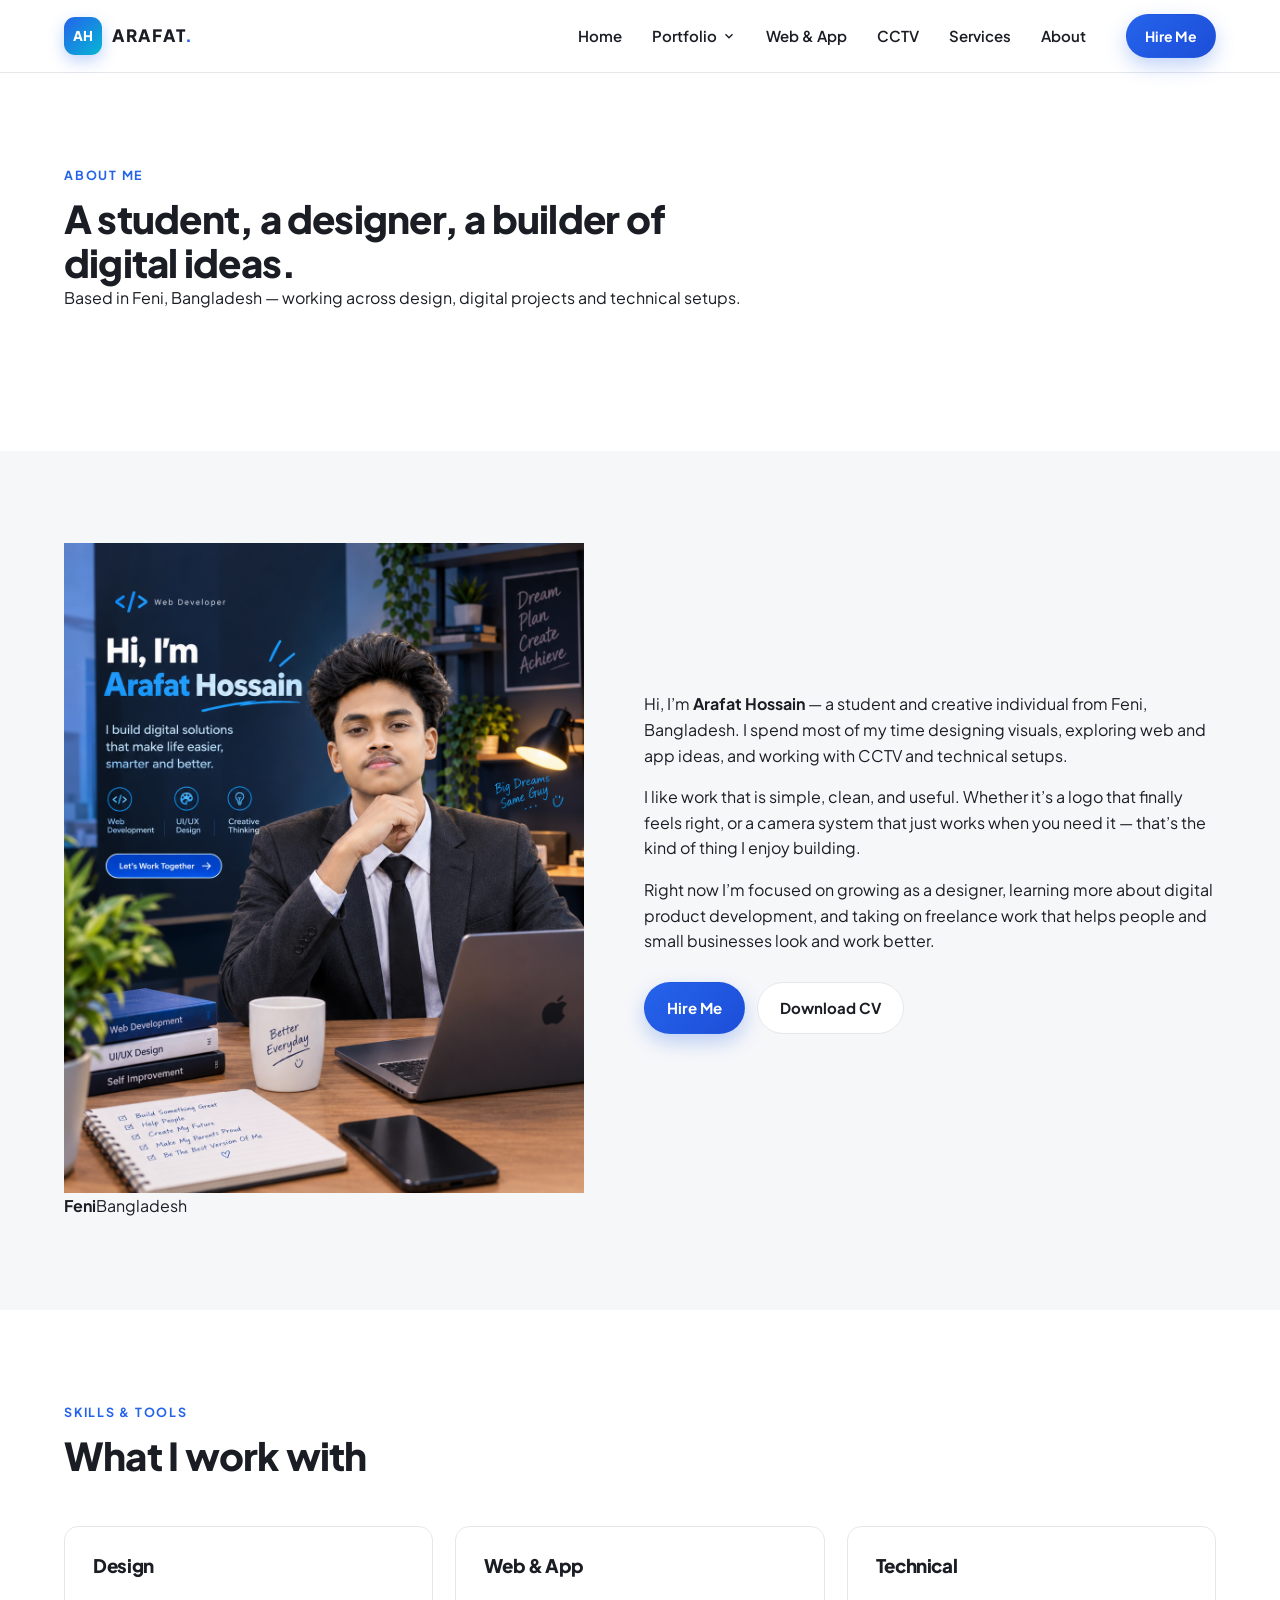
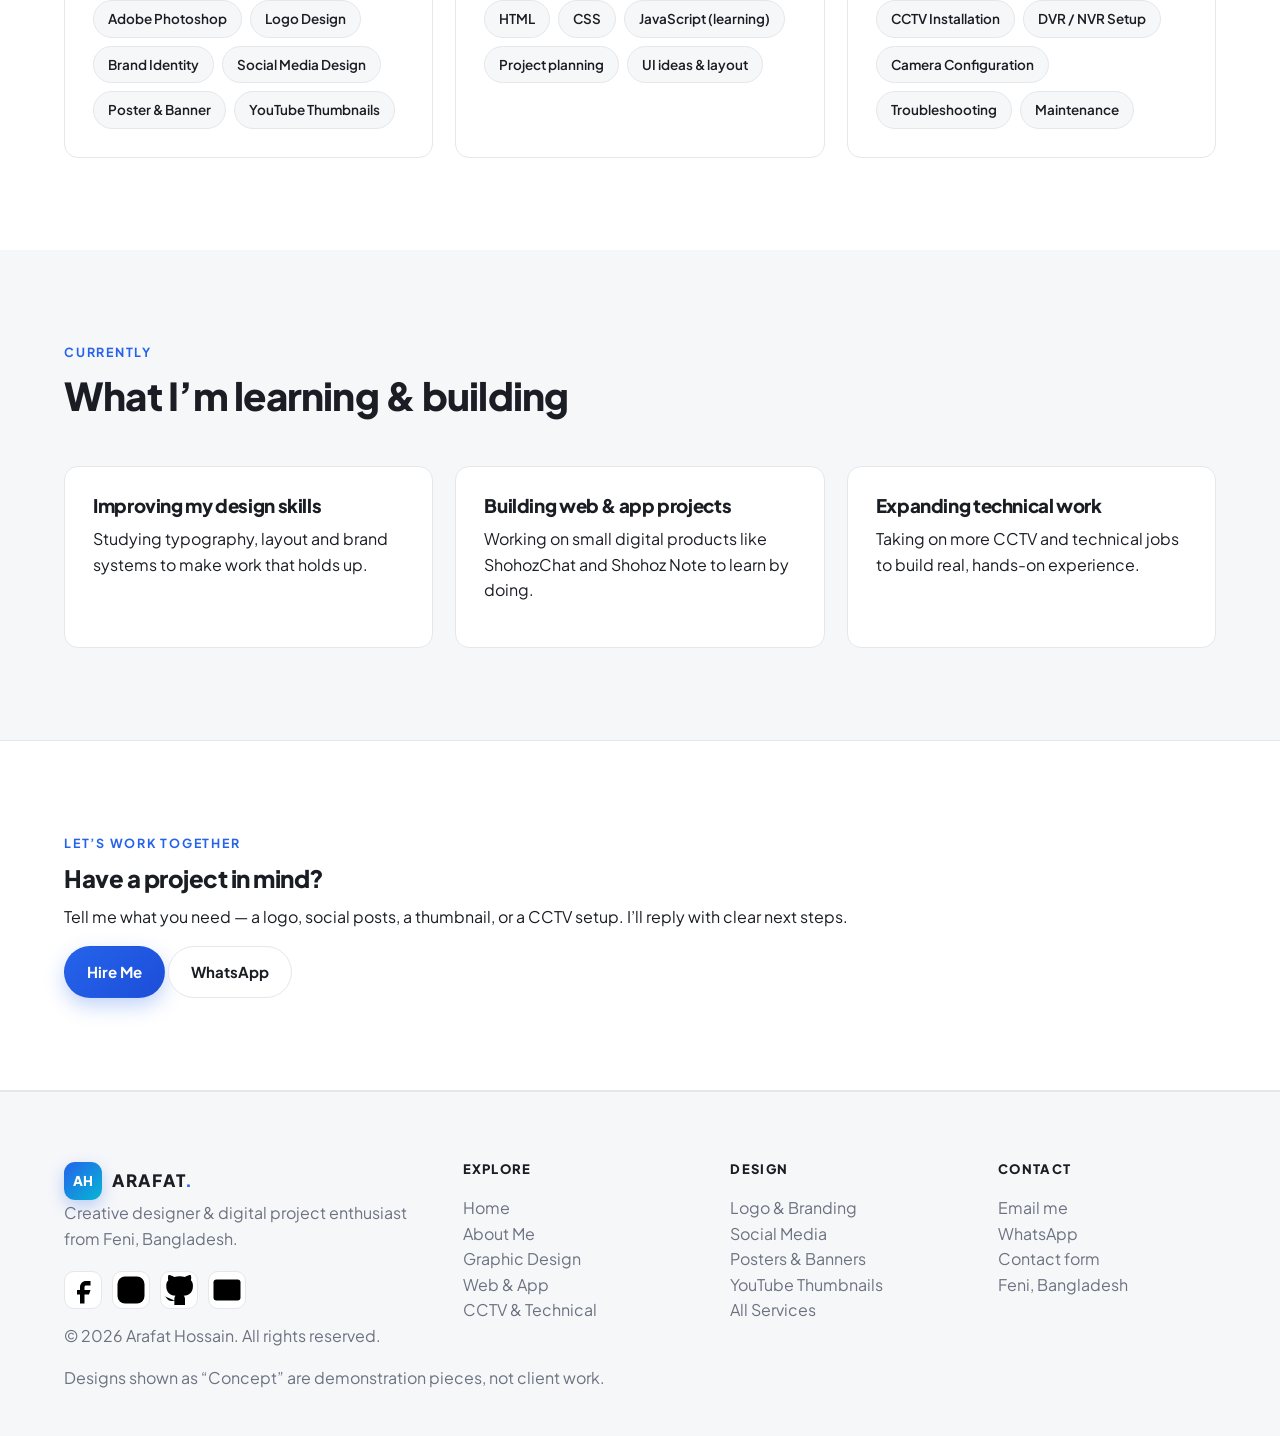
<file: about.html>
<!DOCTYPE html>
<html lang="en">
<head>
<meta charset="utf-8">
<meta name="viewport" content="width=device-width, initial-scale=1">
<title>About — Arafat Hossain</title>
<meta name="description" content="About Arafat Hossain — a student and creative individual from Feni, Bangladesh working in graphic design, web/app projects and CCTV technical services.">
<link rel="icon" href="assets/images/favicon.svg" type="image/svg+xml">
<link rel="preconnect" href="https://fonts.googleapis.com">
<link rel="preconnect" href="https://fonts.gstatic.com" crossorigin>
<link href="https://fonts.googleapis.com/css2?family=Plus+Jakarta+Sans:wght@400;500;600;700;800&display=swap" rel="stylesheet">
<link rel="stylesheet" href="assets/css/style.css">
</head>
<body>
<a class="skip-link" href="#main">Skip to content</a>

<header class="site-header" id="siteHeader">
  <div class="container header-inner">
    <a class="logo" href="index.html" aria-label="Arafat Hossain — home">
      <span class="logo-mark">AH</span>
      <span class="logo-text">ARAFAT<span class="logo-dot">.</span></span>
    </a>
    <nav class="nav" id="primaryNav" aria-label="Primary navigation">
      <ul class="nav-list">
        <li><a href="index.html" class="nav-link">Home</a></li>
        <li class="has-drop">
          <button type="button" class="nav-link nav-drop-btn" aria-expanded="false" aria-controls="portfolioDrop">
            Portfolio
            <svg viewBox="0 0 24 24" aria-hidden="true" class="chev"><path d="M6 9l6 6 6-6"/></svg>
          </button>
          <ul class="dropdown" id="portfolioDrop">
            <li><a href="portfolio.html">All Graphic Design</a></li>
            <li><a href="logo-branding.html">Logo &amp; Branding</a></li>
            <li><a href="social-media.html">Social Media Design</a></li>
            <li><a href="posters-banners.html">Posters &amp; Banners</a></li>
            <li><a href="thumbnails.html">YouTube Thumbnails</a></li>
          </ul>
        </li>
        <li><a href="projects.html" class="nav-link">Web &amp; App</a></li>
        <li><a href="cctv.html" class="nav-link">CCTV</a></li>
        <li><a href="services.html" class="nav-link">Services</a></li>
        <li><a href="about.html" class="nav-link">About</a></li>
      </ul>
      <a class="btn btn-primary btn-sm nav-cta" href="contact.html">Hire Me</a>
    </nav>
    <button class="nav-toggle" id="navToggle" aria-label="Open menu" aria-expanded="false" aria-controls="primaryNav">
      <span></span><span></span><span></span>
    </button>
  </div>
</header>

<main id="main">

  <section class="section section--white">
    <div class="container">
      <div class="section-head">
        <p class="kicker">About Me</p>
        <h1 class="section-title">A student, a designer, a builder of digital ideas.</h1>
        <p class="section-sub">Based in Feni, Bangladesh — working across design, digital projects and technical setups.</p>
      </div>
    </div>
  </section>

  <section class="section section--light">
    <div class="container about-split">
      <div class="about-media reveal">
        <img src="assets/images/profile/arafat-about.png" alt="Arafat Hossain" data-ph-label="Your photo" width="720" height="880" loading="lazy">
        <div class="about-media-badge"><strong>Feni</strong><span>Bangladesh</span></div>
      </div>
      <div class="about-copy">
        <p>Hi, I’m <strong>Arafat Hossain</strong> — a student and creative individual from Feni, Bangladesh. I spend most of my time designing visuals, exploring web and app ideas, and working with CCTV and technical setups.</p>
        <p>I like work that is simple, clean, and useful. Whether it’s a logo that finally feels right, or a camera system that just works when you need it — that’s the kind of thing I enjoy building.</p>
        <p>Right now I’m focused on growing as a designer, learning more about digital product development, and taking on freelance work that helps people and small businesses look and work better.</p>
        <div class="hero-actions" style="margin-top:28px">
          <a class="btn btn-primary" href="contact.html">Hire Me</a>
          <a class="btn btn-ghost" href="assets/cv-arafat.pdf" download>Download CV</a>
        </div>
      </div>
    </div>
  </section>

  <section class="section section--white">
    <div class="container">
      <div class="section-head"><p class="kicker">Skills &amp; Tools</p><h2 class="section-title">What I work with</h2></div>
      <div class="path-grid">
        <div class="path-card"><h3>Design</h3><ul class="chip-list" style="margin:14px 0 0"><li>Adobe Photoshop</li><li>Logo Design</li><li>Brand Identity</li><li>Social Media Design</li><li>Poster &amp; Banner</li><li>YouTube Thumbnails</li></ul></div>
        <div class="path-card"><h3>Web &amp; App</h3><ul class="chip-list" style="margin:14px 0 0"><li>HTML</li><li>CSS</li><li>JavaScript (learning)</li><li>Project planning</li><li>UI ideas &amp; layout</li></ul></div>
        <div class="path-card"><h3>Technical</h3><ul class="chip-list" style="margin:14px 0 0"><li>CCTV Installation</li><li>DVR / NVR Setup</li><li>Camera Configuration</li><li>Troubleshooting</li><li>Maintenance</li></ul></div>
      </div>
    </div>
  </section>

  <section class="section section--light">
    <div class="container">
      <div class="section-head"><p class="kicker">Currently</p><h2 class="section-title">What I’m learning &amp; building</h2></div>
      <div class="service-grid">
        <article class="service-card"><h3>Improving my design skills</h3><p>Studying typography, layout and brand systems to make work that holds up.</p></article>
        <article class="service-card"><h3>Building web &amp; app projects</h3><p>Working on small digital products like ShohozChat and Shohoz Note to learn by doing.</p></article>
        <article class="service-card"><h3>Expanding technical work</h3><p>Taking on more CCTV and technical jobs to build real, hands-on experience.</p></article>
      </div>
    </div>
  </section>

  <section class="section section--dark cta-band">
    <div class="container cta-inner">
      <div><p class="kicker">Let’s Work Together</p><h2 class="cta-title">Have a project in mind?</h2><p class="cta-text">Tell me what you need — a logo, social posts, a thumbnail, or a CCTV setup. I’ll reply with clear next steps.</p></div>
      <div class="cta-actions">
        <a class="btn btn-primary" href="contact.html">Hire Me</a>
        <a class="btn btn-ghost" data-site="whatsapp" href="#" target="_blank" rel="noopener">WhatsApp</a>
      </div>
    </div>
  </section>

</main>

<footer class="site-footer">
  <div class="container footer-grid">
    <div class="footer-brand">
      <a class="logo logo--footer" href="index.html"><span class="logo-mark">AH</span><span class="logo-text">ARAFAT<span class="logo-dot">.</span></span></a>
      <p>Creative designer &amp; digital project enthusiast from Feni, Bangladesh.</p>
      <ul class="social-list">
        <li><a data-site="facebook" href="#" target="_blank" rel="noopener" aria-label="Facebook"><svg viewBox="0 0 24 24"><path d="M14 9h3V6h-3c-2.2 0-4 1.8-4 4v2H8v3h2v6h3v-6h3l1-3h-4v-2c0-.6.4-1 1-1z"/></svg></a></li>
        <li><a data-site="instagram" href="#" target="_blank" rel="noopener" aria-label="Instagram"><svg viewBox="0 0 24 24"><rect x="3" y="3" width="18" height="18" rx="5"/><circle cx="12" cy="12" r="4"/><circle cx="17.5" cy="6.5" r="1"/></svg></a></li>
        <li><a data-site="github" href="#" target="_blank" rel="noopener" aria-label="GitHub"><svg viewBox="0 0 24 24"><path d="M9 19c-5 1.5-5-2.5-7-3m14 6v-3.9c0-1.1-.3-1.8-.9-2.3 3-.3 6.2-1.5 6.2-6.7 0-1.5-.5-2.7-1.4-3.6.1-.3.6-1.7-.1-3.5 0 0-1.2-.4-3.9 1.4a13 13 0 00-7 0C6.2 1.6 5 2 5 2c-.7 1.8-.2 3.2-.1 3.5-.9.9-1.4 2.1-1.4 3.6 0 5.2 3.2 6.4 6.2 6.7-.4.4-.7.9-.8 1.7V22"/></svg></a></li>
        <li><a data-site="email" href="#" aria-label="Email"><svg viewBox="0 0 24 24"><rect x="3" y="5" width="18" height="14" rx="2"/><path d="M3 7l9 6 9-6"/></svg></a></li>
      </ul>
    </div>
    <div class="footer-col"><h3>Explore</h3><ul><li><a href="index.html">Home</a></li><li><a href="about.html">About Me</a></li><li><a href="portfolio.html">Graphic Design</a></li><li><a href="projects.html">Web &amp; App</a></li><li><a href="cctv.html">CCTV &amp; Technical</a></li></ul></div>
    <div class="footer-col"><h3>Design</h3><ul><li><a href="logo-branding.html">Logo &amp; Branding</a></li><li><a href="social-media.html">Social Media</a></li><li><a href="posters-banners.html">Posters &amp; Banners</a></li><li><a href="thumbnails.html">YouTube Thumbnails</a></li><li><a href="services.html">All Services</a></li></ul></div>
    <div class="footer-col"><h3>Contact</h3><ul><li><a data-site="email" href="#">Email me</a></li><li><a data-site="whatsapp" href="#" target="_blank" rel="noopener">WhatsApp</a></li><li><a href="contact.html">Contact form</a></li><li><span class="muted-text">Feni, Bangladesh</span></li></ul></div>
  </div>
  <div class="container footer-bottom">
    <p>© <span data-year>2025</span> Arafat Hossain. All rights reserved.</p>
    <p class="footer-note">Designs shown as “Concept” are demonstration pieces, not client work.</p>
  </div>
</footer>

<script src="assets/js/data.js"></script>
<script src="assets/js/main.js"></script>
</body>
</html>
</file>
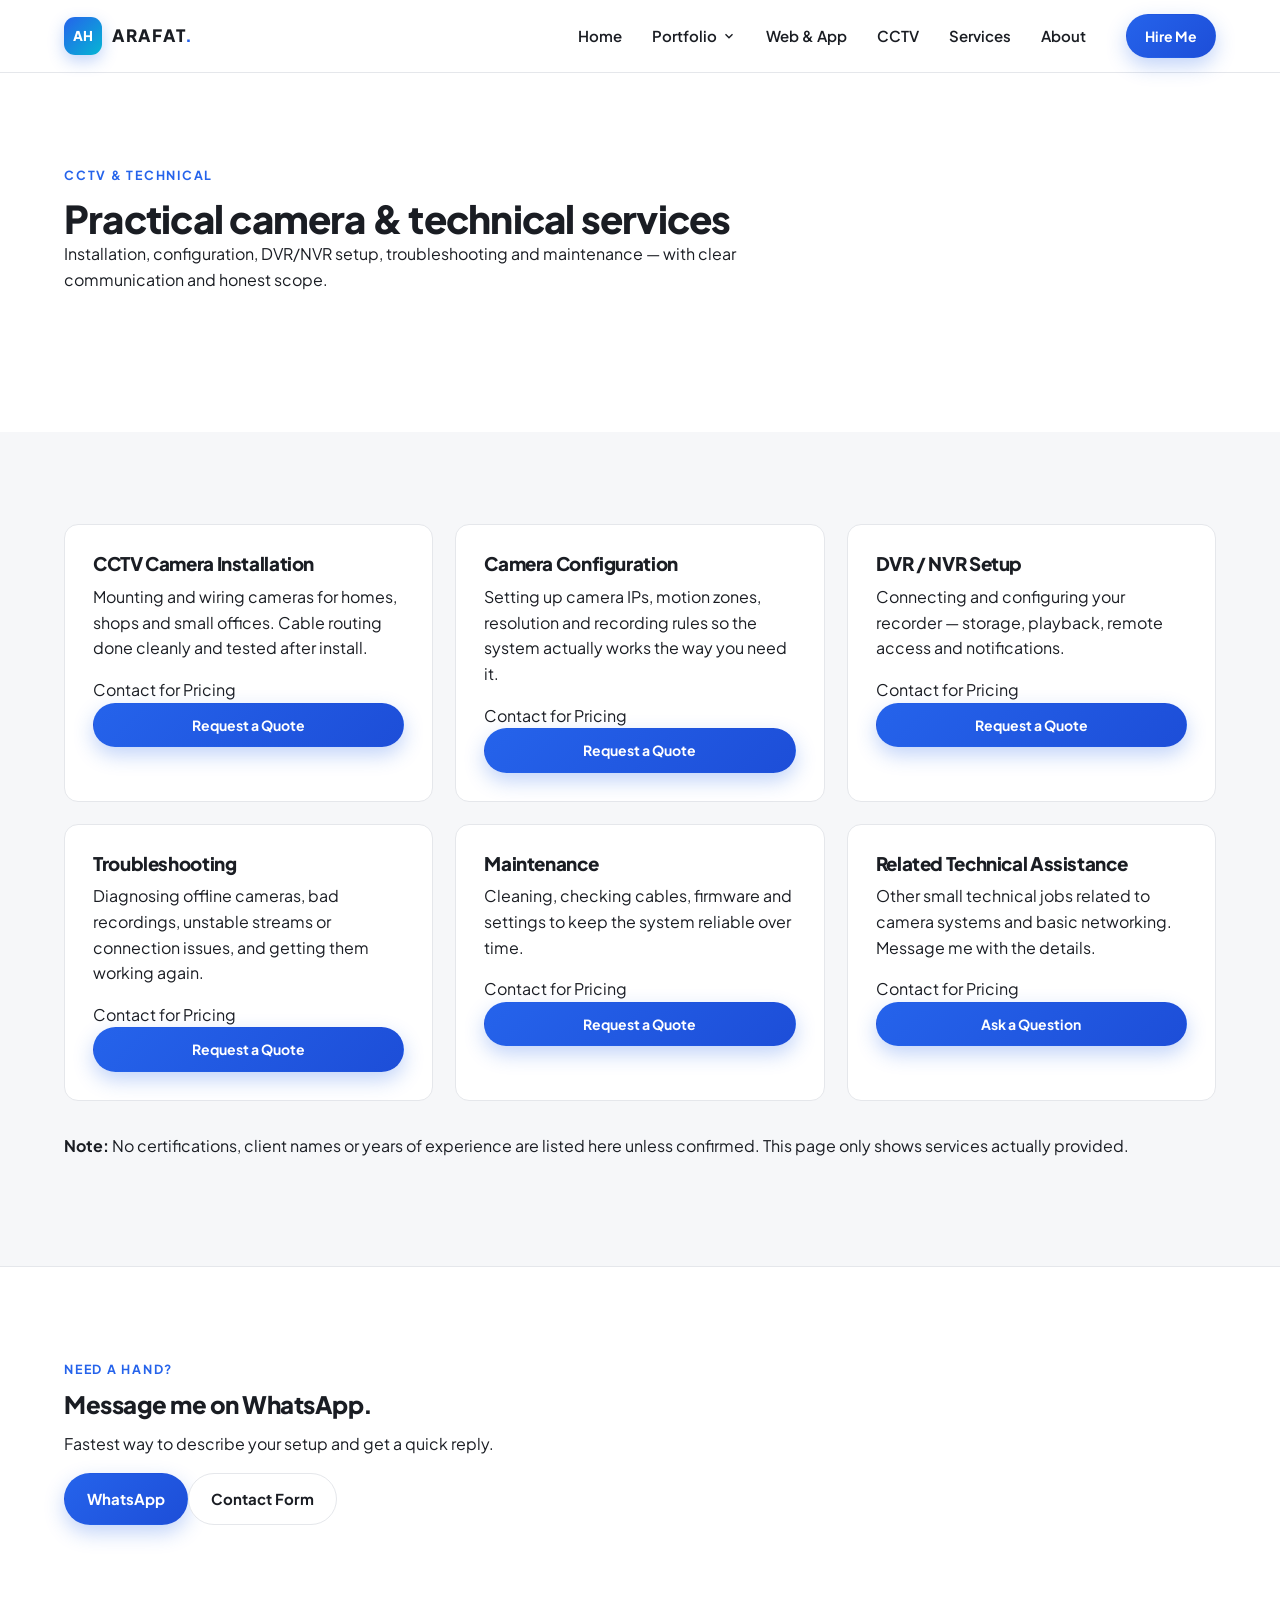
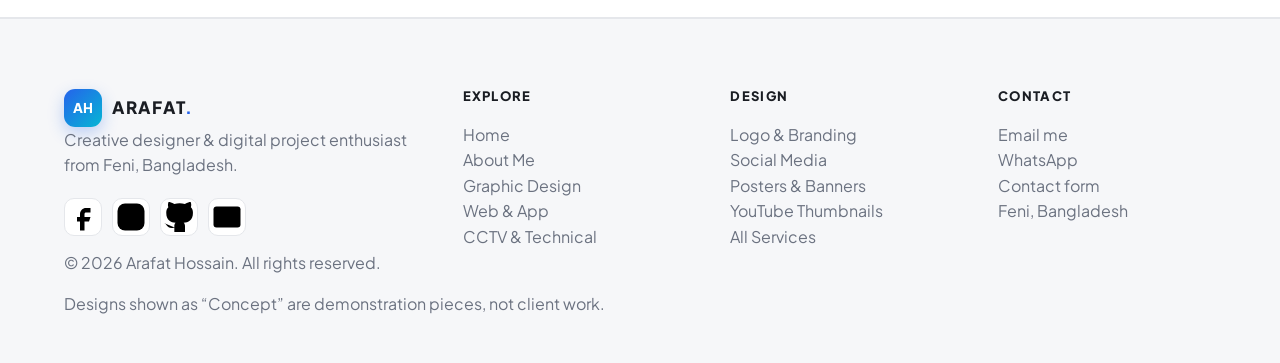
<file: cctv.html>
<!DOCTYPE html>
<html lang="en">
<head>
<meta charset="utf-8">
<meta name="viewport" content="width=device-width, initial-scale=1">
<title>CCTV &amp; Technical Services — Arafat Hossain</title>
<meta name="description" content="CCTV installation, camera configuration, DVR/NVR setup, troubleshooting and maintenance services by Arafat Hossain in Feni, Bangladesh.">
<link rel="icon" href="assets/images/favicon.svg" type="image/svg+xml">
<link rel="preconnect" href="https://fonts.googleapis.com">
<link rel="preconnect" href="https://fonts.gstatic.com" crossorigin>
<link href="https://fonts.googleapis.com/css2?family=Plus+Jakarta+Sans:wght@400;500;600;700;800&display=swap" rel="stylesheet">
<link rel="stylesheet" href="assets/css/style.css">
</head>
<body>
<a class="skip-link" href="#main">Skip to content</a>

<header class="site-header" id="siteHeader">
  <div class="container header-inner">
    <a class="logo" href="index.html"><span class="logo-mark">AH</span><span class="logo-text">ARAFAT<span class="logo-dot">.</span></span></a>
    <nav class="nav" id="primaryNav" aria-label="Primary navigation">
      <ul class="nav-list">
        <li><a href="index.html" class="nav-link">Home</a></li>
        <li class="has-drop">
          <button type="button" class="nav-link nav-drop-btn" aria-expanded="false" aria-controls="portfolioDrop">Portfolio <svg viewBox="0 0 24 24" aria-hidden="true" class="chev"><path d="M6 9l6 6 6-6"/></svg></button>
          <ul class="dropdown" id="portfolioDrop">
            <li><a href="portfolio.html">All Graphic Design</a></li>
            <li><a href="logo-branding.html">Logo &amp; Branding</a></li>
            <li><a href="social-media.html">Social Media Design</a></li>
            <li><a href="posters-banners.html">Posters &amp; Banners</a></li>
            <li><a href="thumbnails.html">YouTube Thumbnails</a></li>
          </ul>
        </li>
        <li><a href="projects.html" class="nav-link">Web &amp; App</a></li>
        <li><a href="cctv.html" class="nav-link">CCTV</a></li>
        <li><a href="services.html" class="nav-link">Services</a></li>
        <li><a href="about.html" class="nav-link">About</a></li>
      </ul>
      <a class="btn btn-primary btn-sm nav-cta" href="contact.html">Hire Me</a>
    </nav>
    <button class="nav-toggle" id="navToggle" aria-label="Open menu" aria-expanded="false" aria-controls="primaryNav"><span></span><span></span><span></span></button>
  </div>
</header>

<main id="main">
  <section class="section section--white">
    <div class="container">
      <div class="section-head">
        <p class="kicker">CCTV &amp; Technical</p>
        <h1 class="section-title">Practical camera &amp; technical services</h1>
        <p class="section-sub">Installation, configuration, DVR/NVR setup, troubleshooting and maintenance — with clear communication and honest scope.</p>
      </div>
    </div>
  </section>

  <section class="section section--light">
    <div class="container">
      <div class="service-grid">
        <article class="service-card"><h3>CCTV Camera Installation</h3><p>Mounting and wiring cameras for homes, shops and small offices. Cable routing done cleanly and tested after install.</p><span class="price">Contact for Pricing</span><a class="btn btn-primary btn-sm" href="contact.html">Request a Quote</a></article>
        <article class="service-card"><h3>Camera Configuration</h3><p>Setting up camera IPs, motion zones, resolution and recording rules so the system actually works the way you need it.</p><span class="price">Contact for Pricing</span><a class="btn btn-primary btn-sm" href="contact.html">Request a Quote</a></article>
        <article class="service-card"><h3>DVR / NVR Setup</h3><p>Connecting and configuring your recorder — storage, playback, remote access and notifications.</p><span class="price">Contact for Pricing</span><a class="btn btn-primary btn-sm" href="contact.html">Request a Quote</a></article>
        <article class="service-card"><h3>Troubleshooting</h3><p>Diagnosing offline cameras, bad recordings, unstable streams or connection issues, and getting them working again.</p><span class="price">Contact for Pricing</span><a class="btn btn-primary btn-sm" href="contact.html">Request a Quote</a></article>
        <article class="service-card"><h3>Maintenance</h3><p>Cleaning, checking cables, firmware and settings to keep the system reliable over time.</p><span class="price">Contact for Pricing</span><a class="btn btn-primary btn-sm" href="contact.html">Request a Quote</a></article>
        <article class="service-card"><h3>Related Technical Assistance</h3><p>Other small technical jobs related to camera systems and basic networking. Message me with the details.</p><span class="price">Contact for Pricing</span><a class="btn btn-primary btn-sm" href="contact.html">Ask a Question</a></article>
      </div>

      <p class="disclaimer" style="margin-top:32px"><strong>Note:</strong> No certifications, client names or years of experience are listed here unless confirmed. This page only shows services actually provided.</p>
    </div>
  </section>

  <section class="section section--dark cta-band">
    <div class="container cta-inner">
      <div><p class="kicker">Need a hand?</p><h2 class="cta-title">Message me on WhatsApp.</h2><p class="cta-text">Fastest way to describe your setup and get a quick reply.</p></div>
      <div class="cta-actions"><a class="btn btn-primary" data-site="whatsapp" href="#" target="_blank" rel="noopener">WhatsApp</a><a class="btn btn-ghost" href="contact.html">Contact Form</a></div>
    </div>
  </section>
</main>

<footer class="site-footer">
  <div class="container footer-grid">
    <div class="footer-brand">
      <a class="logo logo--footer" href="index.html"><span class="logo-mark">AH</span><span class="logo-text">ARAFAT<span class="logo-dot">.</span></span></a>
      <p>Creative designer &amp; digital project enthusiast from Feni, Bangladesh.</p>
      <ul class="social-list">
        <li><a data-site="facebook" href="#" target="_blank" rel="noopener" aria-label="Facebook"><svg viewBox="0 0 24 24"><path d="M14 9h3V6h-3c-2.2 0-4 1.8-4 4v2H8v3h2v6h3v-6h3l1-3h-4v-2c0-.6.4-1 1-1z"/></svg></a></li>
        <li><a data-site="instagram" href="#" target="_blank" rel="noopener" aria-label="Instagram"><svg viewBox="0 0 24 24"><rect x="3" y="3" width="18" height="18" rx="5"/><circle cx="12" cy="12" r="4"/><circle cx="17.5" cy="6.5" r="1"/></svg></a></li>
        <li><a data-site="github" href="#" target="_blank" rel="noopener" aria-label="GitHub"><svg viewBox="0 0 24 24"><path d="M9 19c-5 1.5-5-2.5-7-3m14 6v-3.9c0-1.1-.3-1.8-.9-2.3 3-.3 6.2-1.5 6.2-6.7 0-1.5-.5-2.7-1.4-3.6.1-.3.6-1.7-.1-3.5 0 0-1.2-.4-3.9 1.4a13 13 0 00-7 0C6.2 1.6 5 2 5 2c-.7 1.8-.2 3.2-.1 3.5-.9.9-1.4 2.1-1.4 3.6 0 5.2 3.2 6.4 6.2 6.7-.4.4-.7.9-.8 1.7V22"/></svg></a></li>
        <li><a data-site="email" href="#" aria-label="Email"><svg viewBox="0 0 24 24"><rect x="3" y="5" width="18" height="14" rx="2"/><path d="M3 7l9 6 9-6"/></svg></a></li>
      </ul>
    </div>
    <div class="footer-col"><h3>Explore</h3><ul><li><a href="index.html">Home</a></li><li><a href="about.html">About Me</a></li><li><a href="portfolio.html">Graphic Design</a></li><li><a href="projects.html">Web &amp; App</a></li><li><a href="cctv.html">CCTV &amp; Technical</a></li></ul></div>
    <div class="footer-col"><h3>Design</h3><ul><li><a href="logo-branding.html">Logo &amp; Branding</a></li><li><a href="social-media.html">Social Media</a></li><li><a href="posters-banners.html">Posters &amp; Banners</a></li><li><a href="thumbnails.html">YouTube Thumbnails</a></li><li><a href="services.html">All Services</a></li></ul></div>
    <div class="footer-col"><h3>Contact</h3><ul><li><a data-site="email" href="#">Email me</a></li><li><a data-site="whatsapp" href="#" target="_blank" rel="noopener">WhatsApp</a></li><li><a href="contact.html">Contact form</a></li><li><span class="muted-text">Feni, Bangladesh</span></li></ul></div>
  </div>
  <div class="container footer-bottom">
    <p>© <span data-year>2025</span> Arafat Hossain. All rights reserved.</p>
    <p class="footer-note">Designs shown as “Concept” are demonstration pieces, not client work.</p>
  </div>
</footer>

<script src="assets/js/data.js"></script>
<script src="assets/js/main.js"></script>
</body>
</html>
</file>
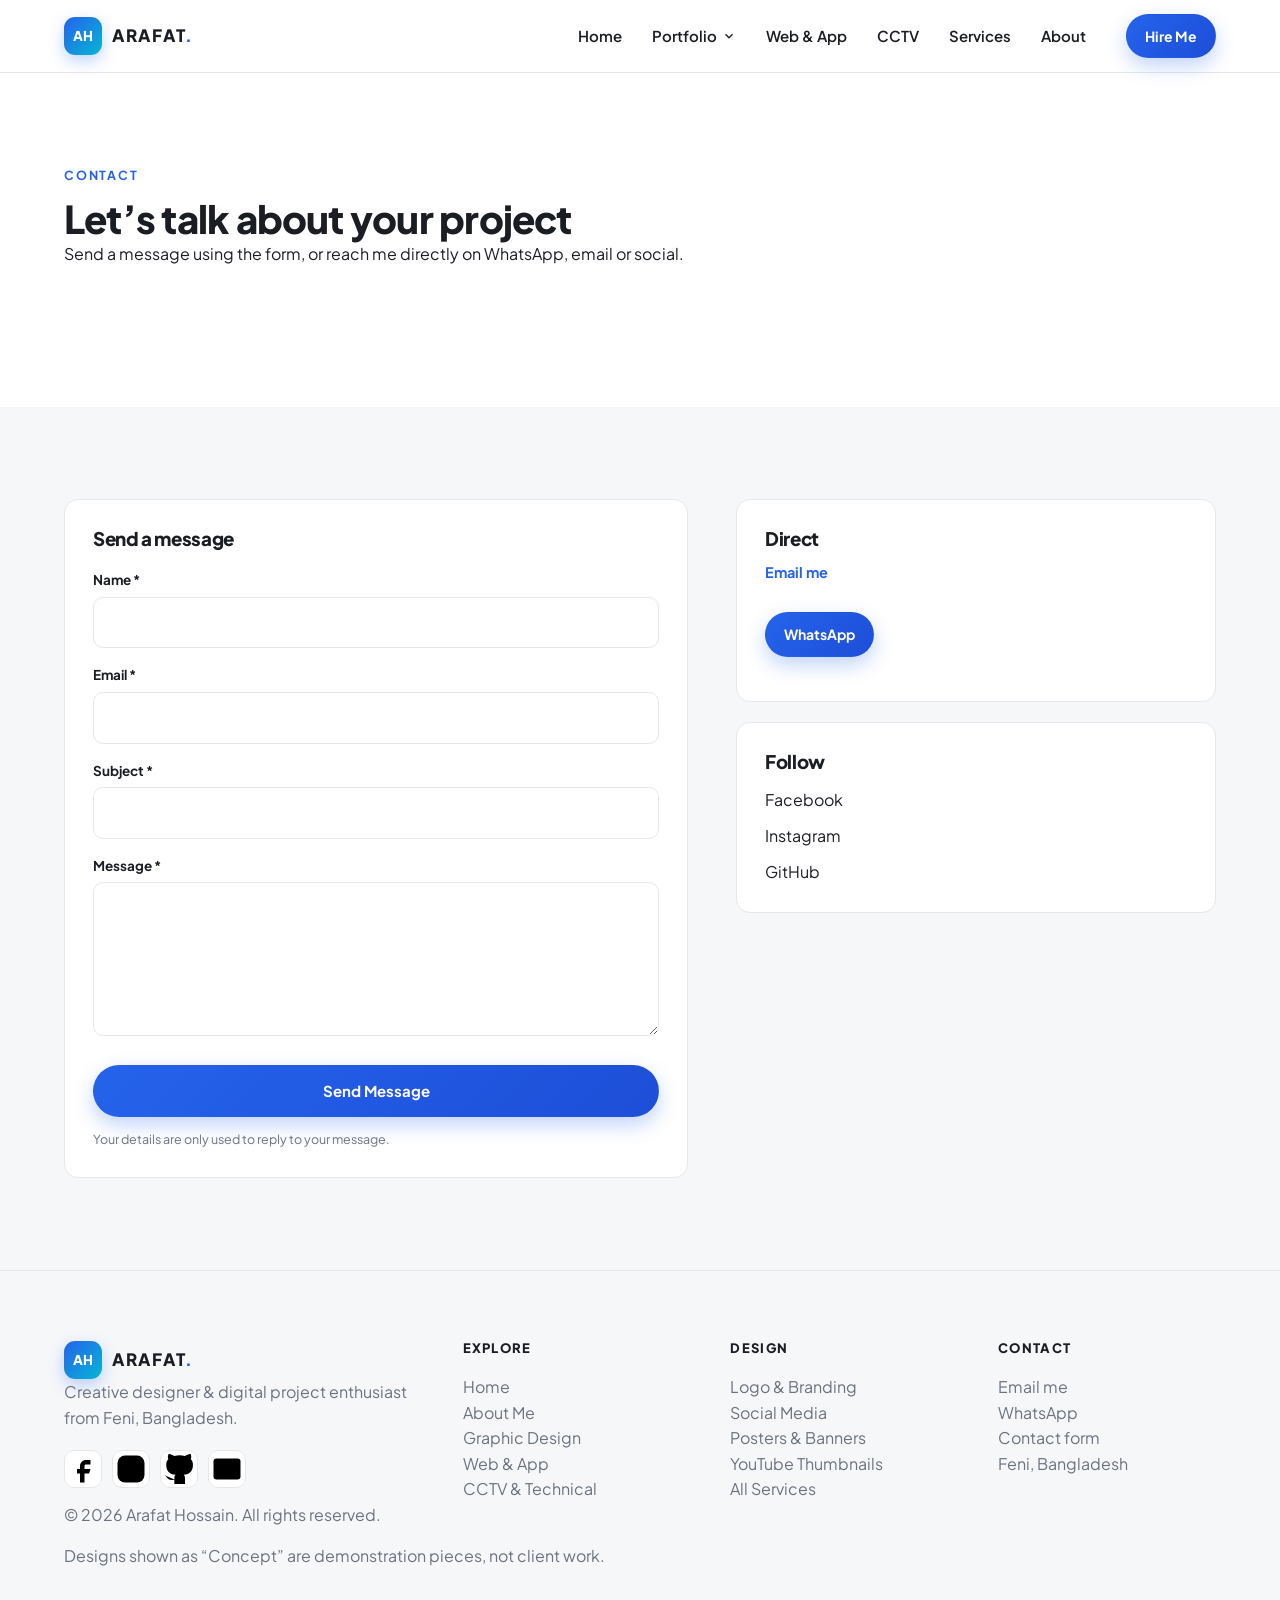
<file: contact.html>
<!DOCTYPE html>
<html lang="en">
<head>
<meta charset="utf-8">
<meta name="viewport" content="width=device-width, initial-scale=1">
<title>Contact — Arafat Hossain</title>
<meta name="description" content="Contact Arafat Hossain for design, web/app or CCTV technical work.">
<link rel="icon" href="assets/images/favicon.svg" type="image/svg+xml">
<link rel="preconnect" href="https://fonts.googleapis.com">
<link rel="preconnect" href="https://fonts.gstatic.com" crossorigin>
<link href="https://fonts.googleapis.com/css2?family=Plus+Jakarta+Sans:wght@400;500;600;700;800&display=swap" rel="stylesheet">
<link rel="stylesheet" href="assets/css/style.css">
</head>
<body>
<a class="skip-link" href="#main">Skip to content</a>

<header class="site-header" id="siteHeader">
  <div class="container header-inner">
    <a class="logo" href="index.html"><span class="logo-mark">AH</span><span class="logo-text">ARAFAT<span class="logo-dot">.</span></span></a>
    <nav class="nav" id="primaryNav" aria-label="Primary navigation">
      <ul class="nav-list">
        <li><a href="index.html" class="nav-link">Home</a></li>
        <li class="has-drop">
          <button type="button" class="nav-link nav-drop-btn" aria-expanded="false" aria-controls="portfolioDrop">Portfolio <svg viewBox="0 0 24 24" aria-hidden="true" class="chev"><path d="M6 9l6 6 6-6"/></svg></button>
          <ul class="dropdown" id="portfolioDrop">
            <li><a href="portfolio.html">All Graphic Design</a></li>
            <li><a href="logo-branding.html">Logo &amp; Branding</a></li>
            <li><a href="social-media.html">Social Media Design</a></li>
            <li><a href="posters-banners.html">Posters &amp; Banners</a></li>
            <li><a href="thumbnails.html">YouTube Thumbnails</a></li>
          </ul>
        </li>
        <li><a href="projects.html" class="nav-link">Web &amp; App</a></li>
        <li><a href="cctv.html" class="nav-link">CCTV</a></li>
        <li><a href="services.html" class="nav-link">Services</a></li>
        <li><a href="about.html" class="nav-link">About</a></li>
      </ul>
      <a class="btn btn-primary btn-sm nav-cta" href="contact.html">Hire Me</a>
    </nav>
    <button class="nav-toggle" id="navToggle" aria-label="Open menu" aria-expanded="false" aria-controls="primaryNav"><span></span><span></span><span></span></button>
  </div>
</header>

<main id="main">
  <section class="section section--white">
    <div class="container">
      <div class="section-head">
        <p class="kicker">Contact</p>
        <h1 class="section-title">Let’s talk about your project</h1>
        <p class="section-sub">Send a message using the form, or reach me directly on WhatsApp, email or social.</p>
      </div>
    </div>
  </section>

  <section class="section section--light">
    <div class="container" style="display:grid;grid-template-columns:1.3fr 1fr;gap:48px;align-items:start">
      <form class="service-card" id="contactForm" novalidate>
        <h3 style="margin-bottom:20px">Send a message</h3>
        <div id="formNotice" class="disclaimer" style="margin:0 0 20px;display:none"></div>

        <label style="display:block;margin-bottom:16px">
          <span style="display:block;font-size:13.5px;font-weight:700;margin-bottom:6px">Name *</span>
          <input type="text" name="name" required style="width:100%;padding:12px 14px;border:1px solid #e5e7eb;border-radius:10px;font:inherit">
        </label>
        <label style="display:block;margin-bottom:16px">
          <span style="display:block;font-size:13.5px;font-weight:700;margin-bottom:6px">Email *</span>
          <input type="email" name="email" required style="width:100%;padding:12px 14px;border:1px solid #e5e7eb;border-radius:10px;font:inherit">
        </label>
        <label style="display:block;margin-bottom:16px">
          <span style="display:block;font-size:13.5px;font-weight:700;margin-bottom:6px">Subject *</span>
          <input type="text" name="subject" required style="width:100%;padding:12px 14px;border:1px solid #e5e7eb;border-radius:10px;font:inherit">
        </label>
        <label style="display:block;margin-bottom:22px">
          <span style="display:block;font-size:13.5px;font-weight:700;margin-bottom:6px">Message *</span>
          <textarea name="message" rows="5" required style="width:100%;padding:12px 14px;border:1px solid #e5e7eb;border-radius:10px;font:inherit;resize:vertical"></textarea>
        </label>
        <button type="submit" class="btn btn-primary btn-block">Send Message</button>
        <p style="font-size:12.5px;color:#6b7280;margin:12px 0 0">Your details are only used to reply to your message.</p>
      </form>

      <aside>
        <div class="service-card" style="margin-bottom:20px">
          <h3>Direct</h3>
          <p><a data-site="email" href="#" class="link-arrow">Email me</a></p>
          <p style="margin-top:12px"><a data-site="whatsapp" href="#" target="_blank" rel="noopener" class="btn btn-primary btn-sm">WhatsApp</a></p>
        </div>
        <div class="service-card">
          <h3>Follow</h3>
          <ul style="display:flex;flex-direction:column;gap:10px;margin-top:6px">
            <li><a data-site="facebook" href="#" target="_blank" rel="noopener">Facebook</a></li>
            <li><a data-site="instagram" href="#" target="_blank" rel="noopener">Instagram</a></li>
            <li><a data-site="github" href="#" target="_blank" rel="noopener">GitHub</a></li>
          </ul>
        </div>
      </aside>
    </div>
  </section>
</main>

<footer class="site-footer">
  <div class="container footer-grid">
    <div class="footer-brand">
      <a class="logo logo--footer" href="index.html"><span class="logo-mark">AH</span><span class="logo-text">ARAFAT<span class="logo-dot">.</span></span></a>
      <p>Creative designer &amp; digital project enthusiast from Feni, Bangladesh.</p>
      <ul class="social-list">
        <li><a data-site="facebook" href="#" target="_blank" rel="noopener" aria-label="Facebook"><svg viewBox="0 0 24 24"><path d="M14 9h3V6h-3c-2.2 0-4 1.8-4 4v2H8v3h2v6h3v-6h3l1-3h-4v-2c0-.6.4-1 1-1z"/></svg></a></li>
        <li><a data-site="instagram" href="#" target="_blank" rel="noopener" aria-label="Instagram"><svg viewBox="0 0 24 24"><rect x="3" y="3" width="18" height="18" rx="5"/><circle cx="12" cy="12" r="4"/><circle cx="17.5" cy="6.5" r="1"/></svg></a></li>
        <li><a data-site="github" href="#" target="_blank" rel="noopener" aria-label="GitHub"><svg viewBox="0 0 24 24"><path d="M9 19c-5 1.5-5-2.5-7-3m14 6v-3.9c0-1.1-.3-1.8-.9-2.3 3-.3 6.2-1.5 6.2-6.7 0-1.5-.5-2.7-1.4-3.6.1-.3.6-1.7-.1-3.5 0 0-1.2-.4-3.9 1.4a13 13 0 00-7 0C6.2 1.6 5 2 5 2c-.7 1.8-.2 3.2-.1 3.5-.9.9-1.4 2.1-1.4 3.6 0 5.2 3.2 6.4 6.2 6.7-.4.4-.7.9-.8 1.7V22"/></svg></a></li>
        <li><a data-site="email" href="#" aria-label="Email"><svg viewBox="0 0 24 24"><rect x="3" y="5" width="18" height="14" rx="2"/><path d="M3 7l9 6 9-6"/></svg></a></li>
      </ul>
    </div>
    <div class="footer-col"><h3>Explore</h3><ul><li><a href="index.html">Home</a></li><li><a href="about.html">About Me</a></li><li><a href="portfolio.html">Graphic Design</a></li><li><a href="projects.html">Web &amp; App</a></li><li><a href="cctv.html">CCTV &amp; Technical</a></li></ul></div>
    <div class="footer-col"><h3>Design</h3><ul><li><a href="logo-branding.html">Logo &amp; Branding</a></li><li><a href="social-media.html">Social Media</a></li><li><a href="posters-banners.html">Posters &amp; Banners</a></li><li><a href="thumbnails.html">YouTube Thumbnails</a></li><li><a href="services.html">All Services</a></li></ul></div>
    <div class="footer-col"><h3>Contact</h3><ul><li><a data-site="email" href="#">Email me</a></li><li><a data-site="whatsapp" href="#" target="_blank" rel="noopener">WhatsApp</a></li><li><a href="contact.html">Contact form</a></li><li><span class="muted-text">Feni, Bangladesh</span></li></ul></div>
  </div>
  <div class="container footer-bottom">
    <p>© <span data-year>2025</span> Arafat Hossain. All rights reserved.</p>
    <p class="footer-note">Designs shown as “Concept” are demonstration pieces, not client work.</p>
  </div>
</footer>

<script src="assets/js/data.js"></script>
<script src="assets/js/main.js"></script>
<script>
(function(){
  var form = document.getElementById('contactForm');
  var notice = document.getElementById('formNotice');
  if (!form) return;
  var endpoint = (window.AH_DATA && window.AH_DATA.site && window.AH_DATA.site.formEndpoint) || '';

  function show(msg, ok) {
    notice.textContent = msg;
    notice.style.display = 'block';
    notice.style.color = ok ? '#059669' : '#b91c1c';
    notice.style.borderLeftColor = ok ? '#059669' : '#b91c1c';
  }

  form.addEventListener('submit', function (e) {
    e.preventDefault();
    if (!form.checkValidity()) { show('Please fill in all required fields correctly.', false); return; }
    if (!endpoint) { show('Form endpoint is not configured yet. Please set formEndpoint in assets/js/data.js, or contact me by WhatsApp/email in the meantime.', false); return; }

    var btn = form.querySelector('button[type="submit"]');
    btn.disabled = true; btn.textContent = 'Sending…';

    fetch(endpoint, { method: 'POST', headers: { 'Accept': 'application/json' }, body: new FormData(form) })
      .then(function (r) {
        if (r.ok) { form.reset(); show('Thanks — your message has been sent. I’ll reply as soon as I can.', true); }
        else { show('Something went wrong. Please try again, or use WhatsApp/email.', false); }
      })
      .catch(function () { show('Network error. Please try again, or use WhatsApp/email.', false); })
      .finally(function () { btn.disabled = false; btn.textContent = 'Send Message'; });
  });
})();
</script>
</body>
</html>
</file>
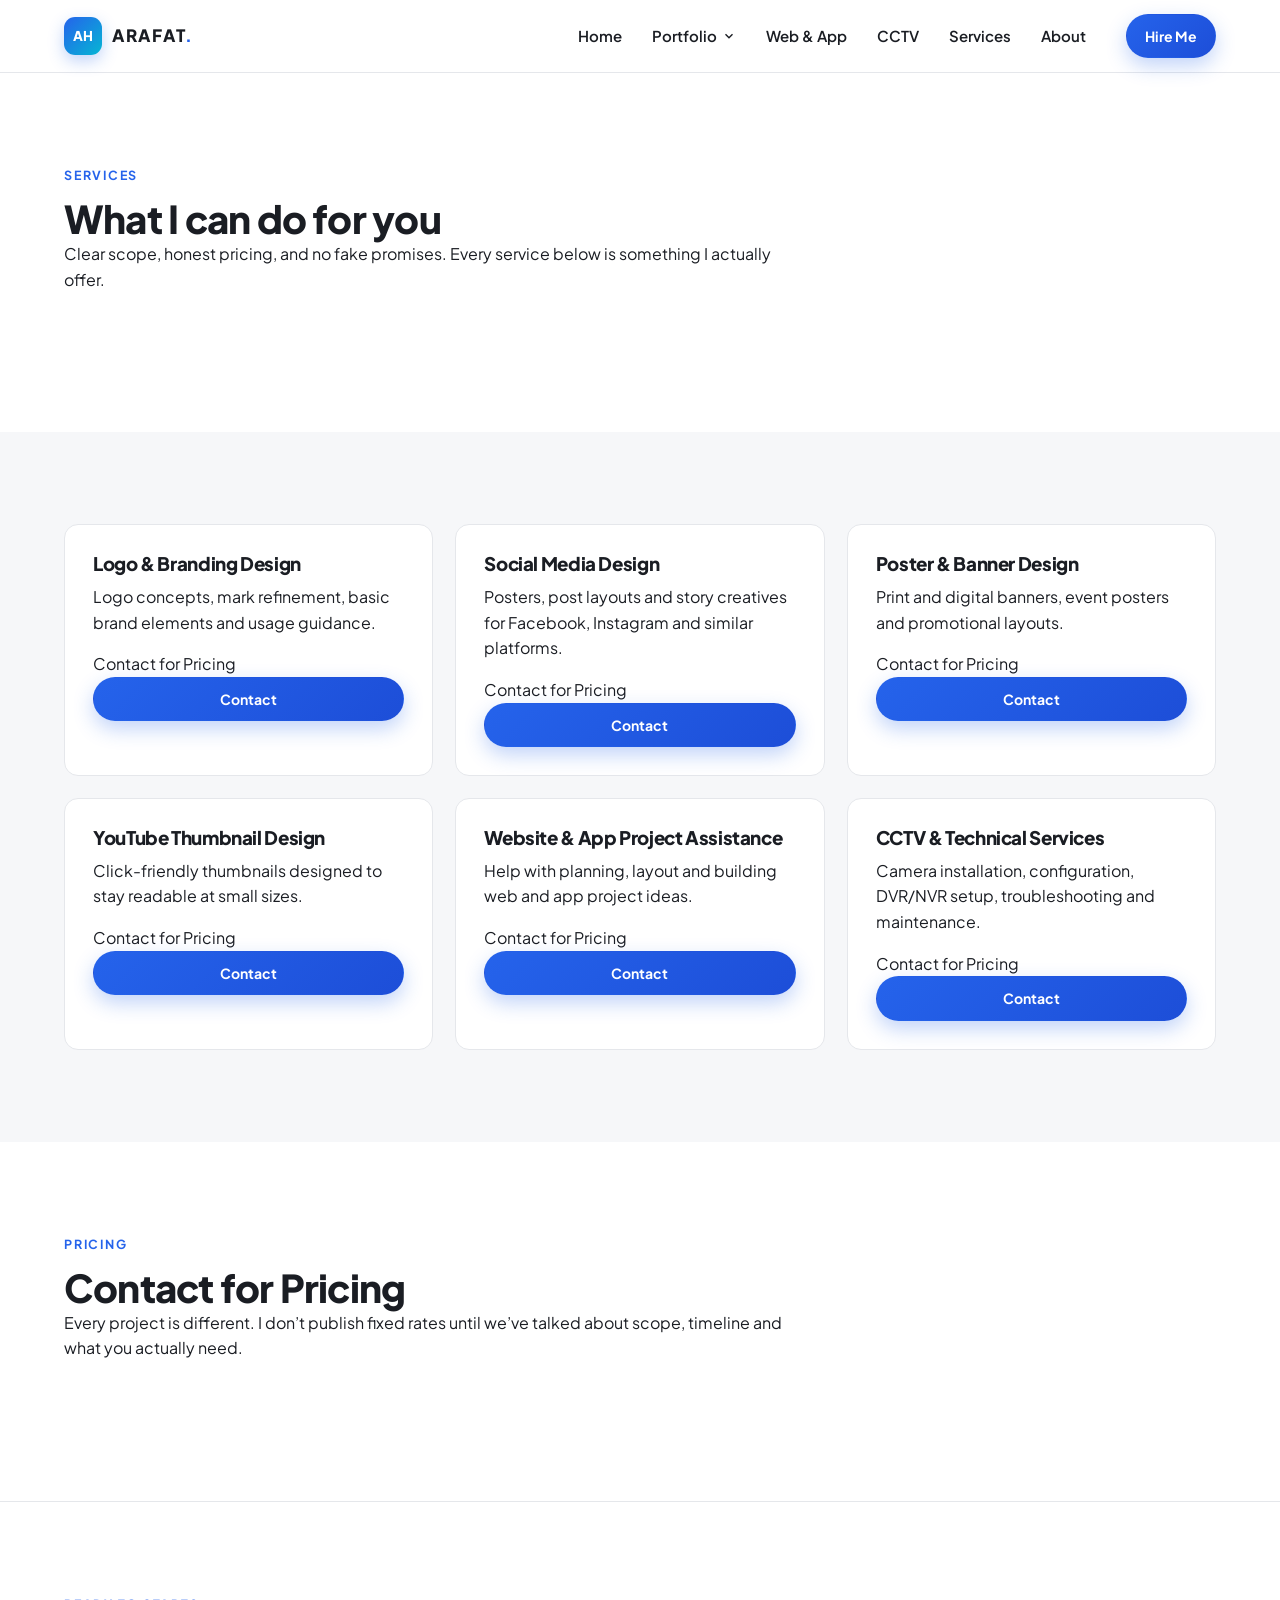
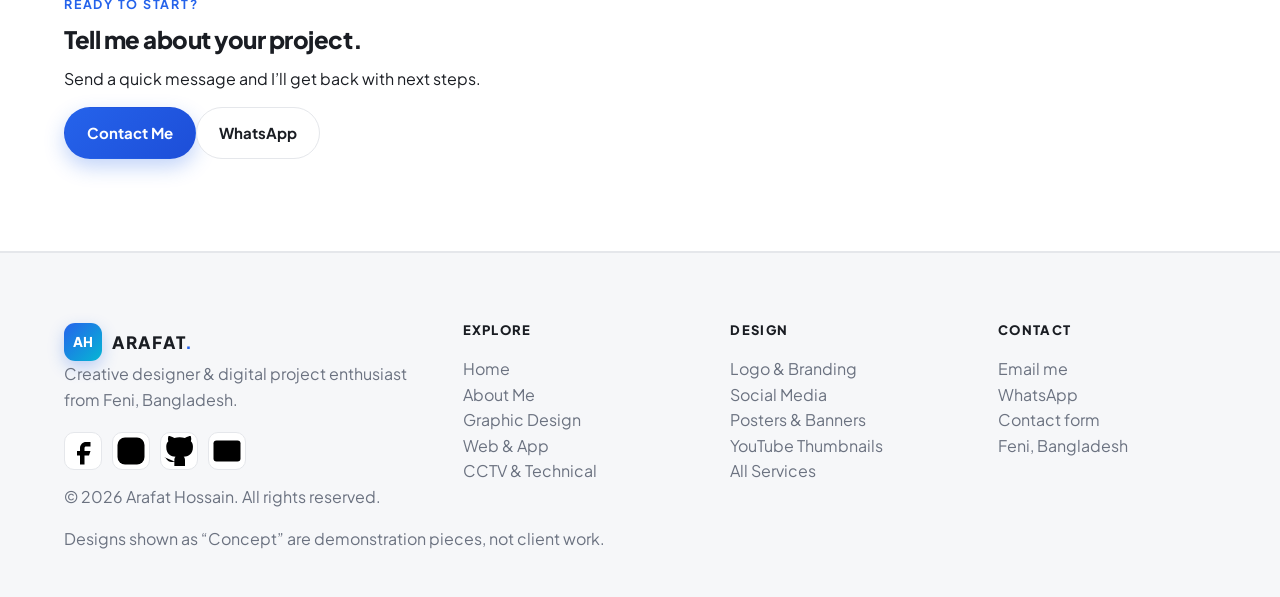
<file: services.html>
<!DOCTYPE html>
<html lang="en">
<head>
<meta charset="utf-8">
<meta name="viewport" content="width=device-width, initial-scale=1">
<title>Services — Arafat Hossain</title>
<meta name="description" content="Design, web/app and CCTV technical services offered by Arafat Hossain.">
<link rel="icon" href="assets/images/favicon.svg" type="image/svg+xml">
<link rel="preconnect" href="https://fonts.googleapis.com">
<link rel="preconnect" href="https://fonts.gstatic.com" crossorigin>
<link href="https://fonts.googleapis.com/css2?family=Plus+Jakarta+Sans:wght@400;500;600;700;800&display=swap" rel="stylesheet">
<link rel="stylesheet" href="assets/css/style.css">
</head>
<body>
<a class="skip-link" href="#main">Skip to content</a>

<header class="site-header" id="siteHeader">
  <div class="container header-inner">
    <a class="logo" href="index.html"><span class="logo-mark">AH</span><span class="logo-text">ARAFAT<span class="logo-dot">.</span></span></a>
    <nav class="nav" id="primaryNav" aria-label="Primary navigation">
      <ul class="nav-list">
        <li><a href="index.html" class="nav-link">Home</a></li>
        <li class="has-drop">
          <button type="button" class="nav-link nav-drop-btn" aria-expanded="false" aria-controls="portfolioDrop">Portfolio <svg viewBox="0 0 24 24" aria-hidden="true" class="chev"><path d="M6 9l6 6 6-6"/></svg></button>
          <ul class="dropdown" id="portfolioDrop">
            <li><a href="portfolio.html">All Graphic Design</a></li>
            <li><a href="logo-branding.html">Logo &amp; Branding</a></li>
            <li><a href="social-media.html">Social Media Design</a></li>
            <li><a href="posters-banners.html">Posters &amp; Banners</a></li>
            <li><a href="thumbnails.html">YouTube Thumbnails</a></li>
          </ul>
        </li>
        <li><a href="projects.html" class="nav-link">Web &amp; App</a></li>
        <li><a href="cctv.html" class="nav-link">CCTV</a></li>
        <li><a href="services.html" class="nav-link">Services</a></li>
        <li><a href="about.html" class="nav-link">About</a></li>
      </ul>
      <a class="btn btn-primary btn-sm nav-cta" href="contact.html">Hire Me</a>
    </nav>
    <button class="nav-toggle" id="navToggle" aria-label="Open menu" aria-expanded="false" aria-controls="primaryNav"><span></span><span></span><span></span></button>
  </div>
</header>

<main id="main">
  <section class="section section--white">
    <div class="container">
      <div class="section-head">
        <p class="kicker">Services</p>
        <h1 class="section-title">What I can do for you</h1>
        <p class="section-sub">Clear scope, honest pricing, and no fake promises. Every service below is something I actually offer.</p>
      </div>
    </div>
  </section>

  <section class="section section--light">
    <div class="container"><div class="service-grid" data-service-grid></div></div>
  </section>

  <section class="section section--white">
    <div class="container">
      <div class="section-head">
        <p class="kicker">Pricing</p>
        <h2 class="section-title">Contact for Pricing</h2>
        <p class="section-sub">Every project is different. I don’t publish fixed rates until we’ve talked about scope, timeline and what you actually need.</p>
      </div>
    </div>
  </section>

  <section class="section section--dark cta-band">
    <div class="container cta-inner">
      <div><p class="kicker">Ready to start?</p><h2 class="cta-title">Tell me about your project.</h2><p class="cta-text">Send a quick message and I’ll get back with next steps.</p></div>
      <div class="cta-actions"><a class="btn btn-primary" href="contact.html">Contact Me</a><a class="btn btn-ghost" data-site="whatsapp" href="#" target="_blank" rel="noopener">WhatsApp</a></div>
    </div>
  </section>
</main>

<footer class="site-footer">
  <div class="container footer-grid">
    <div class="footer-brand">
      <a class="logo logo--footer" href="index.html"><span class="logo-mark">AH</span><span class="logo-text">ARAFAT<span class="logo-dot">.</span></span></a>
      <p>Creative designer &amp; digital project enthusiast from Feni, Bangladesh.</p>
      <ul class="social-list">
        <li><a data-site="facebook" href="#" target="_blank" rel="noopener" aria-label="Facebook"><svg viewBox="0 0 24 24"><path d="M14 9h3V6h-3c-2.2 0-4 1.8-4 4v2H8v3h2v6h3v-6h3l1-3h-4v-2c0-.6.4-1 1-1z"/></svg></a></li>
        <li><a data-site="instagram" href="#" target="_blank" rel="noopener" aria-label="Instagram"><svg viewBox="0 0 24 24"><rect x="3" y="3" width="18" height="18" rx="5"/><circle cx="12" cy="12" r="4"/><circle cx="17.5" cy="6.5" r="1"/></svg></a></li>
        <li><a data-site="github" href="#" target="_blank" rel="noopener" aria-label="GitHub"><svg viewBox="0 0 24 24"><path d="M9 19c-5 1.5-5-2.5-7-3m14 6v-3.9c0-1.1-.3-1.8-.9-2.3 3-.3 6.2-1.5 6.2-6.7 0-1.5-.5-2.7-1.4-3.6.1-.3.6-1.7-.1-3.5 0 0-1.2-.4-3.9 1.4a13 13 0 00-7 0C6.2 1.6 5 2 5 2c-.7 1.8-.2 3.2-.1 3.5-.9.9-1.4 2.1-1.4 3.6 0 5.2 3.2 6.4 6.2 6.7-.4.4-.7.9-.8 1.7V22"/></svg></a></li>
        <li><a data-site="email" href="#" aria-label="Email"><svg viewBox="0 0 24 24"><rect x="3" y="5" width="18" height="14" rx="2"/><path d="M3 7l9 6 9-6"/></svg></a></li>
      </ul>
    </div>
    <div class="footer-col"><h3>Explore</h3><ul><li><a href="index.html">Home</a></li><li><a href="about.html">About Me</a></li><li><a href="portfolio.html">Graphic Design</a></li><li><a href="projects.html">Web &amp; App</a></li><li><a href="cctv.html">CCTV &amp; Technical</a></li></ul></div>
    <div class="footer-col"><h3>Design</h3><ul><li><a href="logo-branding.html">Logo &amp; Branding</a></li><li><a href="social-media.html">Social Media</a></li><li><a href="posters-banners.html">Posters &amp; Banners</a></li><li><a href="thumbnails.html">YouTube Thumbnails</a></li><li><a href="services.html">All Services</a></li></ul></div>
    <div class="footer-col"><h3>Contact</h3><ul><li><a data-site="email" href="#">Email me</a></li><li><a data-site="whatsapp" href="#" target="_blank" rel="noopener">WhatsApp</a></li><li><a href="contact.html">Contact form</a></li><li><span class="muted-text">Feni, Bangladesh</span></li></ul></div>
  </div>
  <div class="container footer-bottom">
    <p>© <span data-year>2025</span> Arafat Hossain. All rights reserved.</p>
    <p class="footer-note">Designs shown as “Concept” are demonstration pieces, not client work.</p>
  </div>
</footer>

<script src="assets/js/data.js"></script>
<script src="assets/js/main.js"></script>
<script src="assets/js/projects.js"></script>
</body>
</html>
</file>
<file: assets/css/style.css>
/* ========================================================================
   ARAFAT HOSSAIN — Portfolio Stylesheet (Light & Dark Mode)
   ======================================================================== */

*, *::before, *::after { box-sizing: border-box; }
html { scroll-behavior: smooth; -webkit-text-size-adjust: 100%; }

/* ---------- Variables ---------- */
:root {
  /* Light Mode (Default) */
  --bg-body: #ffffff;
  --bg-alt: #f6f7f9;
  --bg-card: #ffffff;
  --bg-header: rgba(255,255,255,.94);
  --text-main: #1a1d23;
  --text-muted: #6b7280;
  --border-color: #e5e7eb;
  --shadow-sm: 0 1px 2px rgba(15,23,42,.05);
  --shadow-lg: 0 24px 60px rgba(15,23,42,.12);
  
  --accent: #2563eb; 
  --accent-2: #06b6d4; 
  --accent-dark: #1d4ed8;
}

[data-theme="dark"] {
  /* Dark Mode */
  --bg-body: #0E1116;
  --bg-alt: #161b22;
  --bg-card: #1c2128;
  --bg-header: rgba(14,17,22,.94);
  --text-main: #ffffff;
  --text-muted: #9ca3af;
  --border-color: rgba(255,255,255,.1);
  --shadow-sm: 0 1px 2px rgba(0,0,0,.5);
  --shadow-lg: 0 24px 60px rgba(0,0,0,.5);
}

body {
  margin: 0;
  font-family: 'Plus Jakarta Sans', system-ui, sans-serif;
  font-size: 16px;
  line-height: 1.6;
  color: var(--text-main);
  background: var(--bg-body);
  -webkit-font-smoothing: antialiased;
  transition: background-color 0.3s, color 0.3s;
}

img, svg { max-width: 100%; display: block; height: auto; }
a { color: inherit; text-decoration: none; }
button { font: inherit; cursor: pointer; border: 0; background: none; color: inherit; }
ul, ol { list-style: none; margin: 0; padding: 0; }
h1, h2, h3, h4 { margin: 0 0 .5em; line-height: 1.15; font-weight: 800; letter-spacing: -0.02em; }
p { margin: 0 0 1em; }

.container { width: 100%; max-width: 1200px; margin: 0 auto; padding: 0 24px; }
.skip-link { position: absolute; left: -9999px; top: 0; background: var(--accent); color: #fff; padding: 10px 16px; z-index: 999; }
.skip-link:focus { left: 0; }
.muted-text { color: var(--text-muted); }

/* ---------- Header ---------- */
.site-header {
  position: sticky; top: 0; z-index: 100;
  background: var(--bg-header);
  backdrop-filter: blur(12px);
  border-bottom: 1px solid var(--border-color);
  transition: background-color 0.3s, border-color 0.3s;
}
.header-inner { display: flex; align-items: center; justify-content: space-between; gap: 24px; height: 72px; }

.logo { display: inline-flex; align-items: center; gap: 10px; font-weight: 800; flex-shrink: 0; }
.logo-mark { display: inline-grid; place-items: center; width: 38px; height: 38px; border-radius: 11px; background: linear-gradient(135deg, var(--accent), var(--accent-2)); color: #fff; font-size: 13.5px; box-shadow: 0 6px 16px rgba(37,99,235,.28); }
.logo-text { font-size: 17px; letter-spacing: .1em; color: var(--text-main); font-weight: 800; }
.logo-dot { color: var(--accent); }

.nav { display: flex; align-items: center; gap: 26px; }
.nav-list { display: flex; align-items: center; gap: 2px; }
.nav-link { display: inline-flex; align-items: center; gap: 5px; padding: 10px 14px; border-radius: 10px; font-size: 15px; font-weight: 600; color: var(--text-main); transition: .15s; white-space: nowrap; }
.nav-link:hover { color: var(--accent); background: rgba(37,99,235,.07); }
.nav-drop-btn .chev { width: 14px; height: 14px; fill: none; stroke: currentColor; stroke-width: 2.4; transition: transform .18s; }
.has-drop.is-open .nav-drop-btn .chev { transform: rotate(180deg); }

.has-drop { position: relative; }
.dropdown { position: absolute; top: calc(100% + 8px); left: 0; min-width: 230px; padding: 8px; background: var(--bg-card); border: 1px solid var(--border-color); border-radius: 14px; box-shadow: var(--shadow-lg); opacity: 0; visibility: hidden; transform: translateY(-6px); transition: .2s; z-index: 60; }
.has-drop:hover .dropdown, .has-drop.is-open .dropdown { opacity: 1; visibility: visible; transform: translateY(0); }
.dropdown a { display: block; padding: 9px 12px; border-radius: 9px; font-size: 14.5px; font-weight: 500; color: var(--text-main); }
.dropdown a:hover { background: rgba(37,99,235,.1); color: var(--accent); }

.header-actions { display: flex; align-items: center; gap: 12px; }
.theme-toggle { display: grid; place-items: center; width: 42px; height: 42px; border-radius: 11px; border: 1px solid var(--border-color); background: var(--bg-card); color: var(--text-main); transition: .2s; }
.theme-toggle:hover { border-color: var(--accent); color: var(--accent); }
.theme-toggle .sun { display: none; }
[data-theme="dark"] .theme-toggle .sun { display: block; }
[data-theme="dark"] .theme-toggle .moon { display: none; }

.nav-toggle { display: none; flex-direction: column; justify-content: center; gap: 5px; width: 42px; height: 42px; border-radius: 11px; border: 1px solid var(--border-color); background: var(--bg-card); }
.nav-toggle span { display: block; width: 20px; height: 2px; margin: 0 auto; background: var(--text-main); border-radius: 2px; transition: .22s; }
.nav-toggle[aria-expanded="true"] span:nth-child(1) { transform: translateY(7px) rotate(45deg); }
.nav-toggle[aria-expanded="true"] span:nth-child(2) { opacity: 0; }
.nav-toggle[aria-expanded="true"] span:nth-child(3) { transform: translateY(-7px) rotate(-45deg); }

/* ---------- Buttons ---------- */
.btn { display: inline-flex; align-items: center; justify-content: center; gap: 8px; padding: 13px 22px; border-radius: 999px; font-size: 15px; font-weight: 700; border: 1px solid transparent; transition: .2s; text-align: center; }
.btn-primary { background: linear-gradient(135deg, var(--accent), var(--accent-dark)); color: #fff; box-shadow: 0 8px 20px rgba(37,99,235,.28); }
.btn-primary:hover { transform: translateY(-1px); }
.btn-ghost { background: var(--bg-card); color: var(--text-main); border-color: var(--border-color); }
.btn-ghost:hover { border-color: var(--accent); color: var(--accent); }
.btn-sm { padding: 10px 18px; font-size: 14px; }
.btn-block { width: 100%; display: block; }
.btn .ico { width: 18px; height: 18px; fill: none; stroke: currentColor; stroke-width: 2.2; flex-shrink: 0; }

/* ---------- Hero ---------- */
.hero { position: relative; overflow: hidden; padding: 76px 0 90px; background: radial-gradient(900px 480px at 88% -10%, rgba(37,99,235,.1), transparent 62%), var(--bg-alt); transition: background 0.3s; }
.hero-inner { position: relative; display: grid; grid-template-columns: 1.15fr 1fr; gap: 60px; align-items: center; }

.eyebrow { display: inline-flex; align-items: center; gap: 8px; padding: 7px 14px; background: var(--bg-card); border: 1px solid var(--border-color); border-radius: 999px; font-size: 13px; font-weight: 600; color: var(--text-main); margin: 0 0 20px; }
.pulse-dot { width: 8px; height: 8px; border-radius: 50%; background: #10b981; box-shadow: 0 0 0 4px rgba(16,185,129,.18); animation: pulse 2.2s infinite; }
@keyframes pulse { 50% { box-shadow: 0 0 0 8px rgba(16,185,129,.05); } }

.hero-name { font-size: clamp(2.4rem, 6vw, 4.4rem); line-height: 1; letter-spacing: -.045em; font-weight: 800; color: var(--text-main); margin: 0 0 18px; }
.grad-text { background: linear-gradient(120deg, var(--accent) 0%, var(--accent-2) 100%); -webkit-background-clip: text; color: transparent; }
.hero-role { display: flex; flex-wrap: wrap; align-items: center; gap: 8px 10px; margin: 0 0 22px; font-size: 15px; font-weight: 700; color: var(--text-main); }
.role-item { display: inline-flex; align-items: center; gap: 7px; }
.role-item svg { width: 17px; height: 17px; fill: none; stroke: var(--accent); stroke-width: 2; }
.role-sep { color: var(--text-muted); }
.hero-text { font-size: 1.02rem; color: var(--text-muted); max-width: 500px; margin: 0 0 26px; }
.hero-actions { display: flex; flex-wrap: wrap; gap: 12px; margin-bottom: 36px; }

.hero-social { display: flex; gap: 10px; margin-top: 26px; }
.hero-social a { display: inline-grid; place-items: center; width: 40px; height: 40px; border-radius: 11px; background: var(--bg-card); border: 1px solid var(--border-color); color: var(--text-muted); transition: .18s; }
.hero-social a:hover { color: var(--accent); border-color: var(--accent); transform: translateY(-2px); }
.hero-social svg { width: 18px; height: 18px; fill: none; stroke: currentColor; stroke-width: 1.8; }

/* Profile Image */
.hero-profile { position: relative; width: 100%; max-width: 460px; aspect-ratio: 1/1; margin: 0 auto; display: grid; place-items: center; }
.profile-ring { position: absolute; inset: 0; border-radius: 50%; border: 2px dashed rgba(37,99,235,.3); animation: spin 60s linear infinite; }
@keyframes spin { to { transform: rotate(360deg); } }
.profile-wrap { position: relative; width: 66%; aspect-ratio: 1/1; border-radius: 50%; overflow: visible; background: linear-gradient(135deg, #2563eb, #06b6d4); box-shadow: 0 20px 50px rgba(15,23,42,.18), 0 0 0 8px var(--bg-card), 0 0 0 10px rgba(37,99,235,.2); z-index: 2; display: grid; place-items: center;}
.profile-wrap img { position: absolute; inset: 0; width: 100%; height: 100%; object-fit: cover; border-radius: 50%; z-index: 1;}
.profile-fallback { font-size: 4rem; font-weight: 800; color: #fff; z-index: 0; }
.profile-badge { position: absolute; bottom: -4px; left: 50%; transform: translateX(-50%); display: inline-flex; align-items: center; gap: 8px; padding: 9px 16px; border-radius: 999px; background: var(--text-main); color: var(--bg-body); font-size: 12.5px; font-weight: 700; z-index: 5; white-space: nowrap; }
.profile-badge .dot { width: 8px; height: 8px; border-radius: 50%; background: #22c55e; }

/* Floating Icons */
.float-icon { position: absolute; display: grid; place-items: center; width: 50px; height: 50px; border-radius: 15px; color: #fff; z-index: 4; border: 1px solid rgba(255,255,255,.18); box-shadow: 0 14px 28px -8px rgba(0,0,0,.55); animation: floaty 4.5s infinite; }
.float-icon svg { width: 22px; height: 22px; fill: none; stroke: currentColor; stroke-width: 2; }
.fi-1 { top: 4%; left: 4%; background: linear-gradient(140deg, #0b3c66, #31a8ff); }
.fi-2 { top: 4%; right: 4%; background: linear-gradient(140deg, #1e40af, #6366f1); }
.fi-3 { bottom: 16%; left: 0%; background: linear-gradient(140deg, #064e3b, #10b981); }
.fi-4 { bottom: 16%; right: 0%; background: linear-gradient(140deg, #831843, #ec4899); }
@keyframes floaty { 50% { transform: translateY(-10px); } }

/* ---------- Sections ---------- */
.section { padding: 92px 0; transition: background-color 0.3s; }
.section--light { background: var(--bg-alt); }
.section--white { background: var(--bg-body); }
.section--dark { background: var(--bg-alt); border-top: 1px solid var(--border-color); border-bottom: 1px solid var(--border-color); }
.section-head { max-width: 720px; margin-bottom: 48px; }
.section-head--split { display: flex; align-items: flex-end; justify-content: space-between; gap: 24px; max-width: none; }
.kicker { text-transform: uppercase; letter-spacing: .14em; font-size: 12.5px; font-weight: 700; color: var(--accent); margin: 0 0 12px; }
.section-title { font-size: clamp(1.6rem, 3vw, 2.4rem); letter-spacing: -.02em; margin: 0; }
.link-arrow { display: inline-flex; align-items: center; gap: 6px; font-weight: 700; color: var(--accent); font-size: 14.5px; }

/* Work Grid */
.work-grid { display: grid; grid-template-columns: repeat(3, 1fr); gap: 22px; }
.work-card { display: flex; flex-direction: column; background: var(--bg-card); border: 1px solid var(--border-color); border-radius: 14px; overflow: hidden; transition: .2s; text-decoration: none; }
.work-card:hover { transform: translateY(-4px); box-shadow: 0 10px 30px rgba(0,0,0,.1); }
.work-media { position: relative; aspect-ratio: 4/3; background: #0f1319; display: flex; align-items: center; justify-content: center;}
.work-media img { width: 100%; height: 100%; object-fit: contain; }
.work-body { padding: 18px 20px 22px; display: flex; flex-direction: column; height: 100%; }
.work-body h3 { font-size: 17px; margin: 0 0 6px; color: var(--text-main); }
.work-body p { color: var(--text-muted); font-size: 14px; margin: 0 0 15px; flex-grow: 1; }

/* Other Cards */
.path-grid, .service-grid { display: grid; grid-template-columns: repeat(3, 1fr); gap: 22px; }
.path-card, .service-card { background: var(--bg-card); border: 1px solid var(--border-color); border-radius: 14px; padding: 28px; display: flex; flex-direction: column; transition: .2s; color: var(--text-main); }
.path-icon { width: 48px; height: 48px; border-radius: 12px; background: rgba(37,99,235,.1); color: var(--accent); display: grid; place-items: center; margin-bottom: 14px; }
.path-cta { display: inline-flex; align-items: center; gap: 6px; margin-top: 14px; font-weight: 700; color: var(--accent); font-size: 14px; }
.path-cta .ico { width: 16px; height: 16px; fill: none; stroke: currentColor; stroke-width: 2.5; flex-shrink: 0; }

/* About */
.about-split { display: grid; grid-template-columns: 1fr 1.1fr; gap: 60px; align-items: center; }
.chip-list { display: flex; flex-wrap: wrap; gap: 8px; margin: 22px 0; }
.chip-list li { padding: 7px 14px; background: var(--bg-alt); border: 1px solid var(--border-color); border-radius: 999px; font-size: 13.5px; font-weight: 600; color: var(--text-main); }

/* Footer */
.cta-band { background: var(--bg-card); }
.site-footer { background: var(--bg-alt); color: var(--text-muted); padding: 70px 0 30px; border-top: 1px solid var(--border-color); }
.footer-grid { display: grid; grid-template-columns: 1.6fr 1fr 1fr 1fr; gap: 50px; }
.logo--footer .logo-text { color: var(--text-main); }
.footer-col h3 { color: var(--text-main); font-size: 13px; text-transform: uppercase; letter-spacing: .1em; margin-bottom: 18px; }
.social-list { display: flex; gap: 10px; margin-top: 20px; }
.social-list a { width: 38px; height: 38px; border-radius: 10px; background: var(--bg-card); border: 1px solid var(--border-color); display: grid; place-items: center; color: var(--text-muted); }

/* Marquee */
.marquee { background: var(--text-main); color: var(--bg-body); padding: 20px 0; overflow: hidden; transition: 0.3s; }
.marquee-track { display: flex; white-space: nowrap; animation: marquee 40s linear infinite; font-size: 22px; font-weight: 800; }
.marquee-track span { display: inline-flex; align-items: center; gap: 30px; padding-right: 30px; }
@keyframes marquee { to { transform: translateX(-50%); } }
.star { color: var(--accent-2); font-size: 16px; }

/* Hero Peek */
.hero-peek { padding-top: 30px; border-top: 1px solid var(--border-color); }
.hero-peek-head { display: flex; justify-content: space-between; margin-bottom: 14px; font-size: 12.5px; font-weight: 700; text-transform: uppercase; color: var(--text-muted); }
.hero-peek-head a { color: var(--accent); }
.hero-peek-grid { display: grid; grid-template-columns: repeat(4, 1fr); gap: 14px; }
.hero-peek-grid img { width: 100%; aspect-ratio: 4/3; object-fit: cover; border-radius: 14px; border: 1px solid var(--border-color); }

/* ---------- Responsive ---------- */
@media (max-width: 960px) {
  .container { padding: 0 20px; }
  .nav-toggle { display: flex; }
  .nav { position: absolute; top: 100%; left: 0; right: 0; background: var(--bg-card); flex-direction: column; align-items: stretch; padding: 0 20px; max-height: 0; overflow: hidden; transition: .3s; border-bottom: 1px solid var(--border-color); }
  .nav.is-open { max-height: 90vh; padding: 16px 20px 24px; box-shadow: 0 20px 40px rgba(0,0,0,.1); }
  .nav-list { flex-direction: column; align-items: stretch; }
  .nav-link { justify-content: space-between; padding: 13px 14px; font-size: 15.5px; }
  .dropdown { position: static; opacity: 1; visibility: visible; display: none; box-shadow: none; border: 0; padding-left: 14px; }
  .has-drop.is-open .dropdown { display: block; }
  .nav-cta { margin-top: 12px; justify-content: center; width: 100%; }

  .hero-inner { grid-template-columns: 1fr; gap: 44px; text-align: center; }
  .hero-profile { max-width: 340px; order: -1; margin: 0 auto;}
  .hero-role, .hero-actions, .hero-social { justify-content: center; }
  .hero-text { margin: 0 auto 26px; }
  
  .section { padding: 64px 0; }
  .section-head--split { flex-direction: column; align-items: flex-start; gap: 14px; }
  .work-grid, .path-grid, .service-grid { grid-template-columns: repeat(2, 1fr); }
  .about-split { grid-template-columns: 1fr; text-align: center; gap: 40px; }
  .footer-grid { grid-template-columns: 1fr 1fr; gap: 40px; }
}

@media (max-width: 560px) {
  .hero-actions { flex-direction: column; }
  .hero-actions .btn { width: 100%; }
  .work-grid, .path-grid, .service-grid, .hero-peek-grid { grid-template-columns: 1fr; }
  .footer-grid { grid-template-columns: 1fr; text-align: center; }
  .social-list { justify-content: center; }
}
</file>
